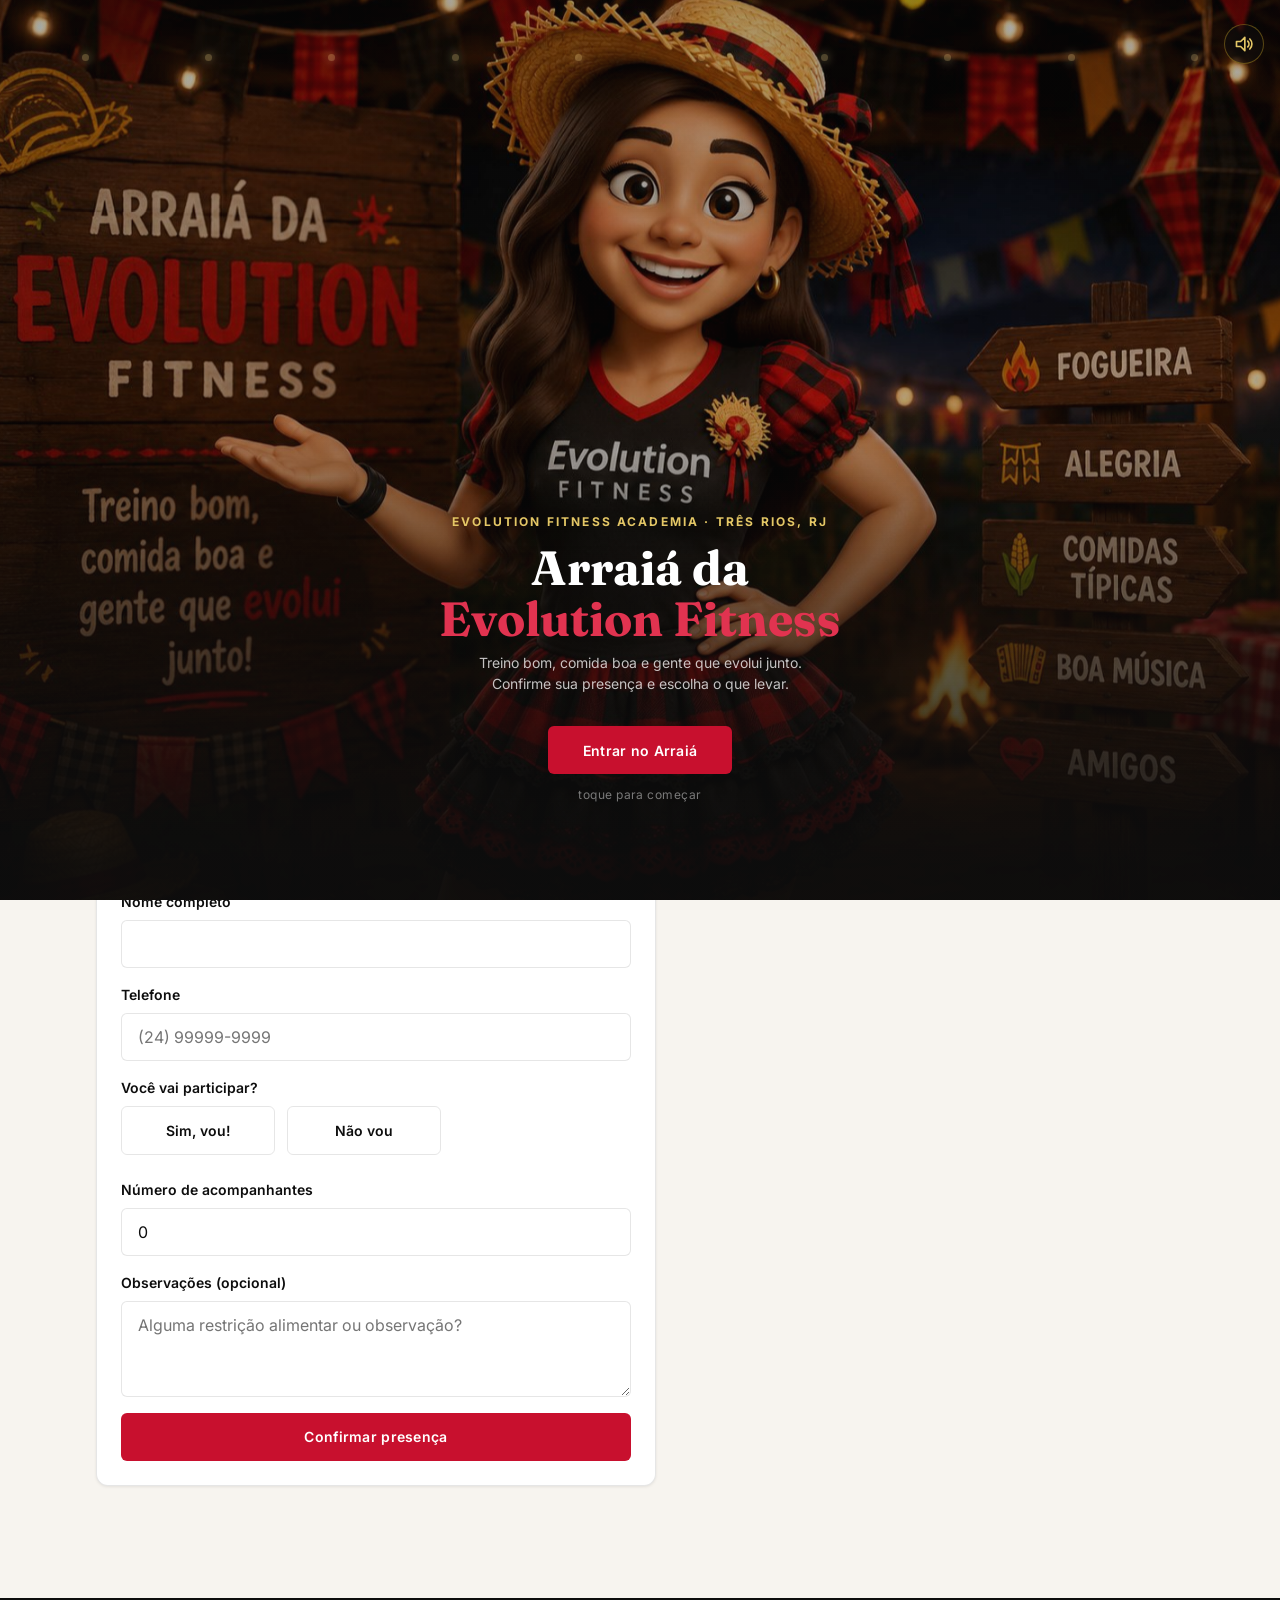
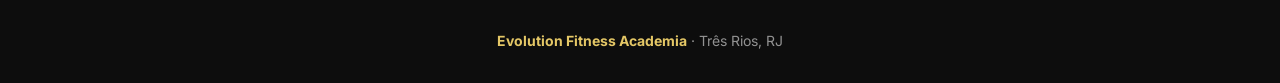
<file: index.html>
</body>
</html>
<!DOCTYPE html>
<html lang="pt-BR">
<head>
<meta charset="UTF-8" />
<meta name="viewport" content="width=device-width, initial-scale=1.0, viewport-fit=cover" />
<title>Evolution Eventos — Evolution Fitness Academia</title>
<meta name="description" content="Confirme sua presença e escolha o que levar para os eventos da Evolution Fitness Studio." />
<meta name="theme-color" content="#0D0D0D" />

<link rel="manifest" href="manifest.json" />
<link rel="icon" href="assets/icons/icon-192.svg" />
<link rel="apple-touch-icon" href="assets/icons/icon-192.svg" />
<link rel="stylesheet" href="style/style.css" />
</head>
<body>

<!-- ==================== TELA DE ABERTURA (INTRO) ==================== -->
<div id="introScreen">
  <div class="intro__fundo">
    <img src="assets/images/arraia-personagem.jpg" alt="Arraiá da Evolution Fitness" />
  </div>
  <div class="intro__luzes" aria-hidden="true"></div>
  <div class="intro__particulas" aria-hidden="true"></div>

  <button type="button" class="intro__som" id="btnSomIntro" aria-label="Ativar ou desativar o som" aria-pressed="true">
    <svg viewBox="0 0 24 24" width="20" height="20" fill="none" stroke="currentColor" stroke-width="2" stroke-linecap="round" stroke-linejoin="round">
      <polygon points="3 9 3 15 8 15 13 20 13 4 8 9 3 9"></polygon>
      <path d="M16.5 8.5a5 5 0 0 1 0 7"></path>
      <path d="M19 6a8.5 8.5 0 0 1 0 12"></path>
    </svg>
  </button>

  <div class="intro__conteudo">
    <span class="intro__marca">Evolution Fitness Academia &middot; Três Rios, RJ</span>
    <h1 class="intro__titulo">
      <span class="linha">Arraiá da</span>
      <span class="linha">Evolution Fitness</span>
    </h1>
    <p class="intro__subtitulo">Treino bom, comida boa e gente que evolui junto. Confirme sua presença e escolha o que levar.</p>
    <div class="intro__cta">
      <button type="button" class="btn btn-primary" id="btnEntrarIntro">Entrar no Arraiá</button>
    </div>
    <p class="intro__toque">toque para começar</p>
  </div>
</div>

<header class="app-header">
  <div class="container app-header__inner">
    <div class="app-header__brand">
      <img src="assets/logo/logo.svg" alt="Evolution Fitness Academia" />
      <span class="app-header__brand-text">Evolution <span>Eventos</span></span>
    </div>
    <a href="admin.html" class="btn btn-ghost btn-sm" style="color: rgba(255,255,255,0.6);">Área administrativa</a>
  </div>
</header>

<section class="hero">
  <div class="hero__media">
    <img id="heroImagem" src="assets/images/evento-capa.svg" alt="" />
  </div>
  <div class="container hero__content anim-slide-up">
    <span class="hero__eyebrow">Evolution Fitness Academia &middot; Três Rios, RJ</span>
    <h1 class="hero__title" id="heroTitulo">Carregando evento...</h1>
    <p class="hero__desc" id="heroDescricao"></p>
    <div class="hero__meta">
      <span class="hero__meta-item" id="heroData"></span>
      <span class="hero__meta-item" id="heroLocal"></span>
    </div>
  </div>
</section>

<main class="container">

  <section class="section" id="secaoConfirmacao">
    <h2 class="section-title">Confirme sua presença</h2>
    <p class="section-subtitle">Preencha os dados abaixo. Suas informações são salvas automaticamente.</p>

    <form class="card anim-fade-in" id="formConfirmacao" style="max-width: 560px;">
      <div class="field">
        <label for="inputNome">Nome completo</label>
        <input type="text" id="inputNome" required autocomplete="name" />
        <span class="field-error-msg" id="erroNome">Informe seu nome completo.</span>
      </div>

      <div class="field">
        <label for="inputTelefone">Telefone</label>
        <input type="tel" id="inputTelefone" placeholder="(24) 99999-9999" required autocomplete="tel" />
        <span class="field-error-msg" id="erroTelefone">Informe um telefone válido com DDD.</span>
      </div>

      <div class="field">
        <label>Você vai participar?</label>
        <div class="radio-group">
          <label class="radio-pill" id="pillSim">
            <input type="radio" name="participa" value="sim" />
            Sim, vou!
          </label>
          <label class="radio-pill" id="pillNao">
            <input type="radio" name="participa" value="nao" />
            Não vou
          </label>
        </div>
      </div>

      <div class="field">
        <label for="inputAcompanhantes">Número de acompanhantes</label>
        <input type="number" id="inputAcompanhantes" min="0" value="0" />
      </div>

      <div class="field">
        <label for="inputObservacoes">Observações (opcional)</label>
        <textarea id="inputObservacoes" placeholder="Alguma restrição alimentar ou observação?"></textarea>
      </div>

      <button type="submit" class="btn btn-primary btn-block">Confirmar presença</button>
    </form>
  </section>

  <section class="section u-hidden" id="resumoConfirmado">
    <div class="card anim-scale-in u-text-center" style="max-width: 480px; margin: 0 auto;">
      <p data-resumo-texto>Sua resposta foi registrada. Obrigado!</p>
      <button type="button" class="btn btn-outline btn-block u-mt-2" id="btnWhatsAppResumo">Avisar a academia pelo WhatsApp</button>
    </div>
  </section>

  <section class="section u-hidden" id="secaoItens">
    <h2 class="section-title">O que você vai levar, <span id="nomeConfirmado"></span>?</h2>
    <p class="section-subtitle">Escolha os itens abaixo. Cada item mostra quanto já foi reservado por outros convidados.</p>
    <div class="items-grid" id="gradeItens"></div>
    <button type="button" class="btn btn-outline btn-block u-mt-3" id="btnWhatsAppItens" style="max-width: 420px; margin-left:auto; margin-right:auto;">Enviar confirmação pelo WhatsApp</button>
  </section>

</main>

<footer class="app-footer">
  <div class="container">
    <p><strong>Evolution Fitness Academia</strong> &middot; Três Rios, RJ</p>
  </div>
</footer>

<script type="module" src="scripts/intro.js"></script>
<script type="module" src="scripts/app.js"></script>
</body>
</html>
</file>
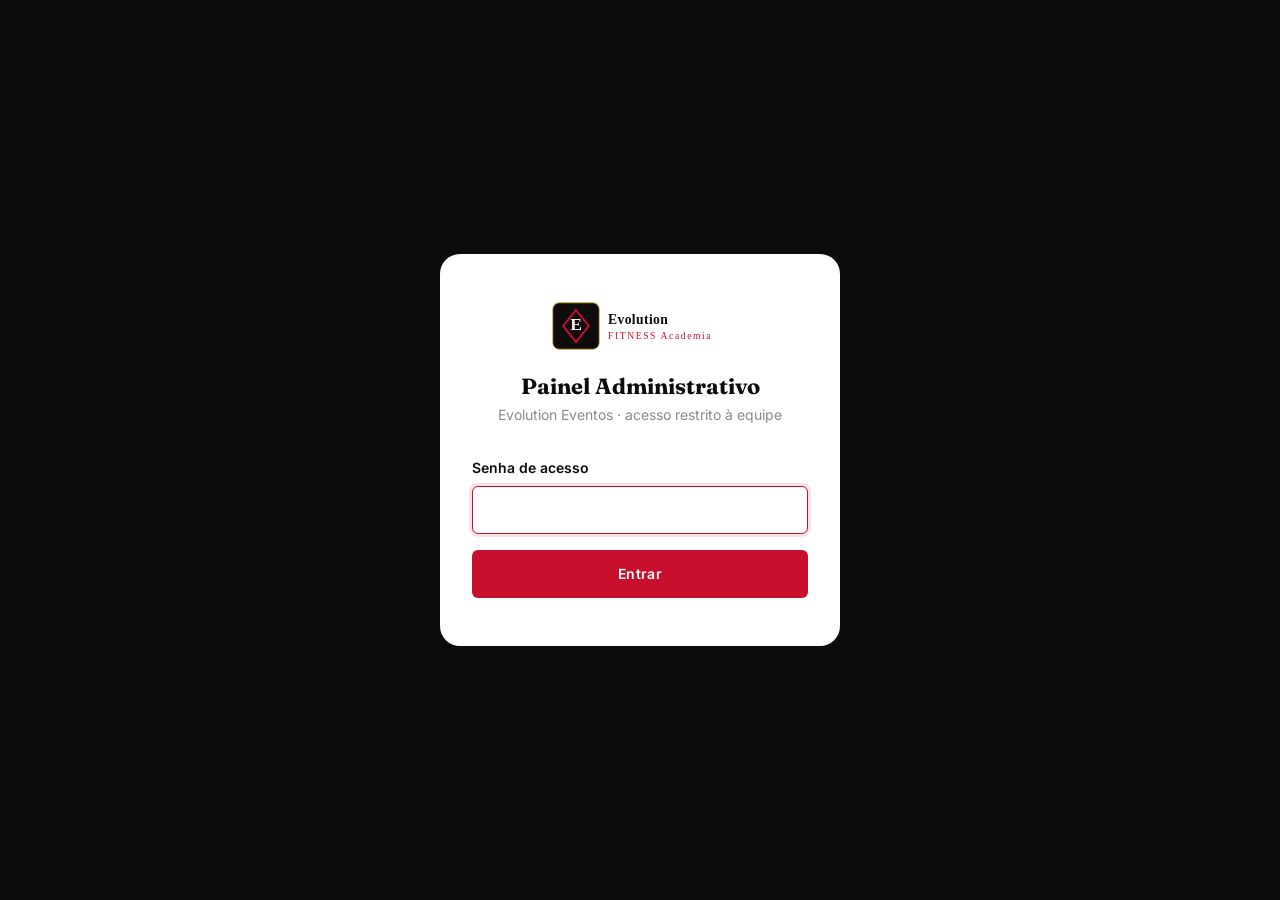
<file: admin.html>
<!DOCTYPE html>
<html lang="pt-BR">
<head>
<meta charset="UTF-8" />
<meta name="viewport" content="width=device-width, initial-scale=1.0" />
<title>Painel Administrativo — Evolution Eventos</title>
<meta name="theme-color" content="#0D0D0D" />
<link rel="manifest" href="manifest.json" />
<link rel="icon" href="assets/icons/icon-192.svg" />
<link rel="stylesheet" href="style/style.css" />
<style>
  /* Estilos específicos do painel administrativo (layout de app, não do site público) */
  .admin-shell { display: flex; min-height: 100vh; }
  .admin-sidebar {
    width: 240px;
    flex-shrink: 0;
    background: var(--color-black);
    color: var(--color-white);
    padding: var(--space-5) var(--space-4);
    display: flex;
    flex-direction: column;
    gap: var(--space-6);
  }
  .admin-sidebar__brand { display: flex; align-items: center; gap: var(--space-2); }
  .admin-sidebar__brand img { height: 28px; }
  .admin-sidebar__brand span { font-family: var(--font-display); font-weight: 600; }
  .admin-nav { display: flex; flex-direction: column; gap: var(--space-1); }
  .admin-nav button {
    text-align: left;
    background: none;
    border: none;
    color: rgba(255,255,255,0.7);
    padding: 12px 14px;
    border-radius: var(--radius-sm);
    font-size: var(--fs-sm);
    font-weight: 600;
    cursor: pointer;
    transition: all var(--duration-fast) var(--ease-standard);
  }
  .admin-nav button:hover { background: rgba(255,255,255,0.06); color: var(--color-white); }
  .admin-nav button.is-ativo { background: var(--color-red); color: var(--color-white); }
  .admin-main { flex: 1; padding: var(--space-6); max-width: 100%; overflow-x: hidden; }
  .admin-topbar {
    display: flex;
    align-items: center;
    justify-content: space-between;
    gap: var(--space-4);
    margin-bottom: var(--space-6);
    flex-wrap: wrap;
  }
  .stats-grid { display: grid; grid-template-columns: repeat(auto-fill, minmax(180px, 1fr)); gap: var(--space-4); margin-bottom: var(--space-6); }
  .toolbar { display: flex; gap: var(--space-3); flex-wrap: wrap; margin-bottom: var(--space-4); align-items: center; }
  .toolbar input[type="text"] { max-width: 280px; }
  @media (max-width: 780px) {
    .admin-shell { flex-direction: column; }
    .admin-sidebar { width: 100%; flex-direction: row; overflow-x: auto; align-items: center; }
    .admin-nav { flex-direction: row; }
  }
  @media print {
    .admin-sidebar, .admin-topbar, .toolbar, #secaoDashboard, #secaoItens { display: none !important; }
    .admin-main { padding: 0; }
  }
</style>
</head>
<body>

<!-- ==================== TELA DE LOGIN ==================== -->
<div class="auth-screen" id="telaLogin">
  <div class="auth-card anim-scale-in">
    <div class="auth-card__logo"><img src="assets/logo/logo.svg" alt="Evolution Fitness Academia" /></div>
    <h1 class="auth-card__title">Painel Administrativo</h1>
    <p class="auth-card__subtitle">Evolution Eventos &middot; acesso restrito à equipe</p>
    <form id="formLogin">
      <div class="field">
        <label for="inputSenha">Senha de acesso</label>
        <input type="password" id="inputSenha" required autofocus />
        <span class="field-error-msg" id="erroLogin">Senha incorreta. Tente novamente.</span>
      </div>
      <button type="submit" class="btn btn-primary btn-block">Entrar</button>
    </form>
  </div>
</div>

<!-- ==================== PAINEL ADMINISTRATIVO ==================== -->
<div class="admin-shell u-hidden" id="telaPainel">
  <aside class="admin-sidebar">
    <div class="admin-sidebar__brand">
      <img src="assets/logo/logo.svg" alt="" />
      <span>Evolution</span>
    </div>
    <nav class="admin-nav">
      <button type="button" data-secao-alvo="dashboard" class="is-ativo">Dashboard</button>
      <button type="button" data-secao-alvo="itens">Itens do evento</button>
      <button type="button" data-secao-alvo="participantes">Participantes</button>
    </nav>
    <button type="button" class="btn btn-outline btn-sm" id="btnSair" style="margin-top: auto; border-color: rgba(255,255,255,0.3); color: rgba(255,255,255,0.8);">Sair</button>
  </aside>

  <main class="admin-main">
    <div class="admin-topbar">
      <div class="u-flex u-gap-2" style="align-items: center;">
        <label for="seletorEvento" style="font-weight:600; font-size: var(--fs-sm);">Evento:</label>
        <select id="seletorEvento" style="min-height:40px; border-radius: var(--radius-sm); border:1.5px solid var(--color-border); padding: 0 12px;"></select>
      </div>
      <button type="button" class="btn btn-dark btn-sm" id="btnNovoEvento">+ Novo evento</button>
    </div>

    <!-- ---------- DASHBOARD ---------- -->
    <section data-secao="dashboard">
      <h2 class="section-title">Visão geral</h2>
      <div class="stats-grid" id="gradeStats"></div>

      <h3 class="section-title" style="font-size: var(--fs-lg);">Status dos itens</h3>
      <div class="items-grid" id="listaItensStatus"></div>
    </section>

    <!-- ---------- ITENS ---------- -->
    <section data-secao="itens" class="u-hidden">
      <div class="admin-topbar">
        <h2 class="section-title" style="margin:0;">Itens do evento</h2>
        <button type="button" class="btn btn-primary btn-sm" id="btnNovoItem">+ Novo item</button>
      </div>
      <div class="table-wrap">
        <table class="data-table">
          <thead>
            <tr><th>Item</th><th>Necessário</th><th>Escolhido</th><th>Restante</th><th>Ações</th></tr>
          </thead>
          <tbody id="tabelaItensBody"></tbody>
        </table>
      </div>
    </section>

    <!-- ---------- PARTICIPANTES ---------- -->
    <section data-secao="participantes" class="u-hidden">
      <h2 class="section-title">Participantes</h2>
      <div class="toolbar">
        <input type="text" id="inputBuscaParticipante" placeholder="Buscar por nome ou telefone..." />
        <button type="button" class="btn btn-outline btn-sm" id="btnExportarCSV">Exportar CSV</button>
        <button type="button" class="btn btn-outline btn-sm" id="btnImprimir">Imprimir relatório</button>
      </div>
      <div class="table-wrap">
        <table class="data-table">
          <thead>
            <tr><th>Nome</th><th>Telefone</th><th>Status</th><th>Acompanhantes</th><th>Itens</th><th>Observações</th><th>Ações</th></tr>
          </thead>
          <tbody id="tabelaParticipantesBody"></tbody>
        </table>
      </div>
    </section>
  </main>
</div>

<script type="module" src="scripts/admin.js"></script>
</body>
</html>
</file>
<file: style/style.css>
/* ==========================================================================
   EVOLUTION EVENTOS — FOLHA DE ESTILO PRINCIPAL
   Mobile first. Sem frameworks.
   ========================================================================== */
@import url('variables.css');
@import url('components.css');
@import url('animations.css');
@import url('intro.css');
@import url('https://fonts.googleapis.com/css2?family=Fraunces:opsz,wght@9..144,500;9..144,600;9..144,700&family=Inter:wght@400;500;600;700&display=swap');

*, *::before, *::after { box-sizing: border-box; }
html { scroll-behavior: smooth; }
body {
  margin: 0;
  font-family: var(--font-body);
  background: var(--surface-page);
  color: var(--color-black);
  line-height: var(--lh-normal);
  -webkit-font-smoothing: antialiased;
}
img { max-width: 100%; display: block; }
h1, h2, h3, h4 { font-family: var(--font-display); line-height: var(--lh-tight); margin: 0; }
p { margin: 0; }
a { color: inherit; }
button { font-family: inherit; }
.container { max-width: var(--container-max); margin: 0 auto; padding: 0 var(--space-4); }

/* ---------- Cabeçalho ---------- */
.app-header {
  position: sticky;
  top: 0;
  z-index: var(--z-header);
  background: var(--color-black);
  color: var(--color-white);
  height: var(--header-height);
  display: flex;
  align-items: center;
  border-bottom: 2px solid var(--color-red);
}
.app-header__inner {
  display: flex;
  align-items: center;
  justify-content: space-between;
  width: 100%;
}
.app-header__brand { display: flex; align-items: center; gap: var(--space-3); }
.app-header__brand img { height: 34px; width: auto; }
.app-header__brand-text {
  font-family: var(--font-display);
  font-size: var(--fs-md);
  font-weight: 600;
  letter-spacing: 0.01em;
}
.app-header__brand-text span { color: var(--color-gold); }

/* ---------- Hero do evento ---------- */
.hero {
  position: relative;
  background: var(--color-black);
  color: var(--color-white);
  overflow: hidden;
}
.hero__media {
  position: relative;
  height: 46vh;
  min-height: 280px;
  max-height: 460px;
}
.hero__media img {
  width: 100%; height: 100%; object-fit: cover; opacity: 0.55;
}
.hero__media::after {
  content: "";
  position: absolute;
  inset: 0;
  background: linear-gradient(180deg, rgba(13,13,13,0.15) 0%, rgba(13,13,13,0.95) 92%);
}
.hero__content {
  position: relative;
  margin-top: -120px;
  padding: 0 var(--space-4) var(--space-7);
}
.hero__eyebrow {
  display: inline-flex;
  align-items: center;
  gap: var(--space-2);
  color: var(--color-gold-soft);
  font-size: var(--fs-xs);
  font-weight: 700;
  letter-spacing: 0.12em;
  text-transform: uppercase;
  margin-bottom: var(--space-3);
}
.hero__eyebrow::before {
  content: "";
  width: 20px; height: 1px; background: var(--color-gold);
}
.hero__title {
  font-size: var(--fs-2xl);
  font-weight: 600;
  margin-bottom: var(--space-3);
  max-width: 20ch;
}
.hero__desc {
  font-size: var(--fs-base);
  color: rgba(255,255,255,0.78);
  max-width: 56ch;
  margin-bottom: var(--space-3);
  line-height: var(--lh-loose);
}
.hero__meta {
  display: flex;
  flex-wrap: wrap;
  gap: var(--space-4);
  font-size: var(--fs-sm);
  color: rgba(255,255,255,0.65);
  margin-bottom: var(--space-6);
}
.hero__meta-item { display: flex; align-items: center; gap: var(--space-2); }
.hero__meta-item strong { color: var(--color-white); }

/* ---------- Seções ---------- */
.section { padding: var(--space-7) 0; }
.section-title {
  font-size: var(--fs-xl);
  font-weight: 600;
  margin-bottom: var(--space-2);
}
.section-subtitle {
  color: var(--color-muted);
  font-size: var(--fs-sm);
  margin-bottom: var(--space-6);
  max-width: 60ch;
}

/* ---------- Grade de itens ---------- */
.items-grid {
  display: grid;
  grid-template-columns: repeat(auto-fill, minmax(240px, 1fr));
  gap: var(--space-4);
}

.summary-bar {
  display: flex;
  flex-wrap: wrap;
  gap: var(--space-4);
  margin-bottom: var(--space-6);
}
.summary-pill {
  background: var(--color-white);
  border: 1px solid var(--color-border);
  border-radius: var(--radius-md);
  padding: var(--space-4) var(--space-5);
  flex: 1;
  min-width: 140px;
}
.summary-pill__label { font-size: var(--fs-xs); text-transform: uppercase; letter-spacing: 0.04em; color: var(--color-muted); font-weight: 700; }
.summary-pill__value { font-family: var(--font-display); font-size: var(--fs-xl); font-weight: 700; }

/* ---------- Rodapé ---------- */
.app-footer {
  background: var(--color-black);
  color: rgba(255,255,255,0.55);
  padding: var(--space-6) 0;
  font-size: var(--fs-sm);
  text-align: center;
}
.app-footer strong { color: var(--color-gold-soft); }

/* ---------- Estados de acesso restrito / login admin ---------- */
.auth-screen {
  min-height: 100vh;
  display: flex;
  align-items: center;
  justify-content: center;
  background: var(--color-black);
  padding: var(--space-4);
}
.auth-card {
  background: var(--color-white);
  border-radius: var(--radius-lg);
  padding: var(--space-7) var(--space-6);
  width: 100%;
  max-width: 400px;
  box-shadow: var(--shadow-lg);
}
.auth-card__logo { text-align: center; margin-bottom: var(--space-5); }
.auth-card__logo img { height: 48px; margin: 0 auto; }
.auth-card__title { text-align: center; font-size: var(--fs-lg); margin-bottom: var(--space-1); }
.auth-card__subtitle { text-align: center; color: var(--color-muted); font-size: var(--fs-sm); margin-bottom: var(--space-6); }

/* ---------- Utilitários ---------- */
.u-mt-1 { margin-top: var(--space-2); }
.u-mt-2 { margin-top: var(--space-4); }
.u-mt-3 { margin-top: var(--space-6); }
.u-flex { display: flex; }
.u-gap-2 { gap: var(--space-2); }
.u-hidden { display: none !important; }
.u-sem-scroll { overflow: hidden; height: 100vh; }
.u-text-center { text-align: center; }
.sr-only {
  position: absolute; width: 1px; height: 1px; padding: 0; margin: -1px;
  overflow: hidden; clip: rect(0,0,0,0); white-space: nowrap; border: 0;
}
a:focus-visible, button:focus-visible, input:focus-visible, [tabindex]:focus-visible {
  outline: 2px solid var(--color-gold); outline-offset: 2px;
}

/* ---------- Responsividade ---------- */
@media (min-width: 640px) {
  .hero__title { font-size: var(--fs-3xl); }
  .radio-group { max-width: 320px; }
}
@media (min-width: 900px) {
  .hero__media { height: 52vh; }
  .items-grid { grid-template-columns: repeat(auto-fill, minmax(260px, 1fr)); }
  .section { padding: var(--space-9) 0; }
}
</file>
